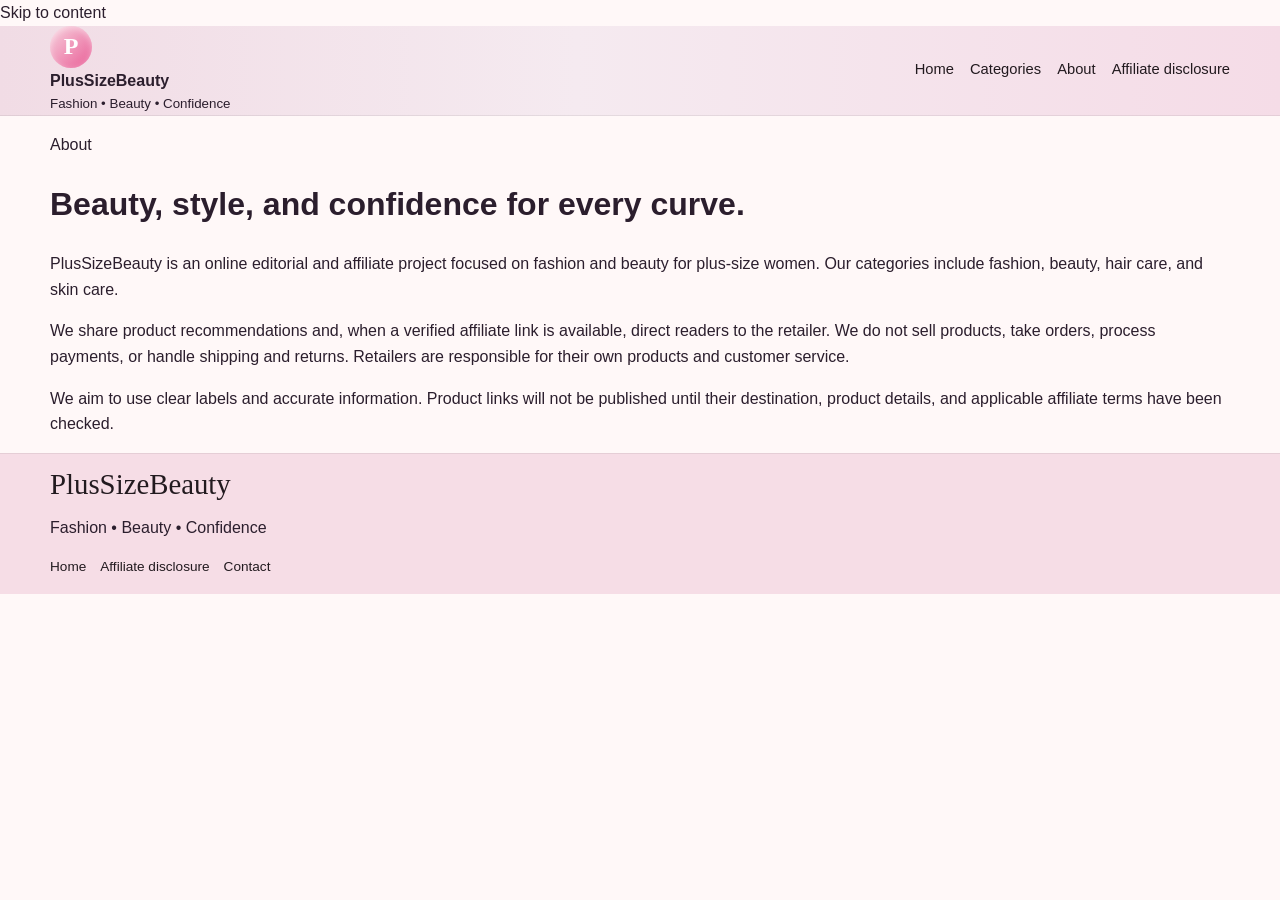
<file: about.html>
<!DOCTYPE html>
<html lang="en">
  <head><meta charset="UTF-8" /><meta name="viewport" content="width=device-width, initial-scale=1.0" /><meta name="description" content="Learn about PlusSizeBeauty's inclusive affiliate recommendations." /><title>About | PlusSizeBeauty</title><link rel="stylesheet" href="styles.css" /></head>
  <body><a class="skip-link" href="#main">Skip to content</a><header class="site-header"><div class="container nav-wrap"><a class="brand" href="index.html"><span class="brand-mark" aria-hidden="true">P</span><span class="brand-copy"><strong>PlusSizeBeauty</strong><small>Fashion • Beauty • Confidence</small></span></a><nav class="main-nav" aria-label="Main navigation"><a href="index.html">Home</a><a href="index.html#departments">Categories</a><a href="about.html" aria-current="page">About</a><a href="disclosure.html">Affiliate disclosure</a></nav></div></header>
  <main id="main" class="content-page container"><p class="eyebrow">About</p><h1>Beauty, style, and confidence for every curve.</h1><p>PlusSizeBeauty is an online editorial and affiliate project focused on fashion and beauty for plus-size women. Our categories include fashion, beauty, hair care, and skin care.</p><p>We share product recommendations and, when a verified affiliate link is available, direct readers to the retailer. We do not sell products, take orders, process payments, or handle shipping and returns. Retailers are responsible for their own products and customer service.</p><p>We aim to use clear labels and accurate information. Product links will not be published until their destination, product details, and applicable affiliate terms have been checked.</p></main>
  <footer class="site-footer"><div class="container footer-layout"><div><a class="footer-brand" href="index.html">PlusSizeBeauty</a><p>Fashion • Beauty • Confidence</p></div><nav class="footer-nav" aria-label="Footer navigation"><a href="index.html">Home</a><a href="disclosure.html">Affiliate disclosure</a><a href="mailto:contact@example.com">Contact</a></nav></div></footer></body>
</html>
</file>
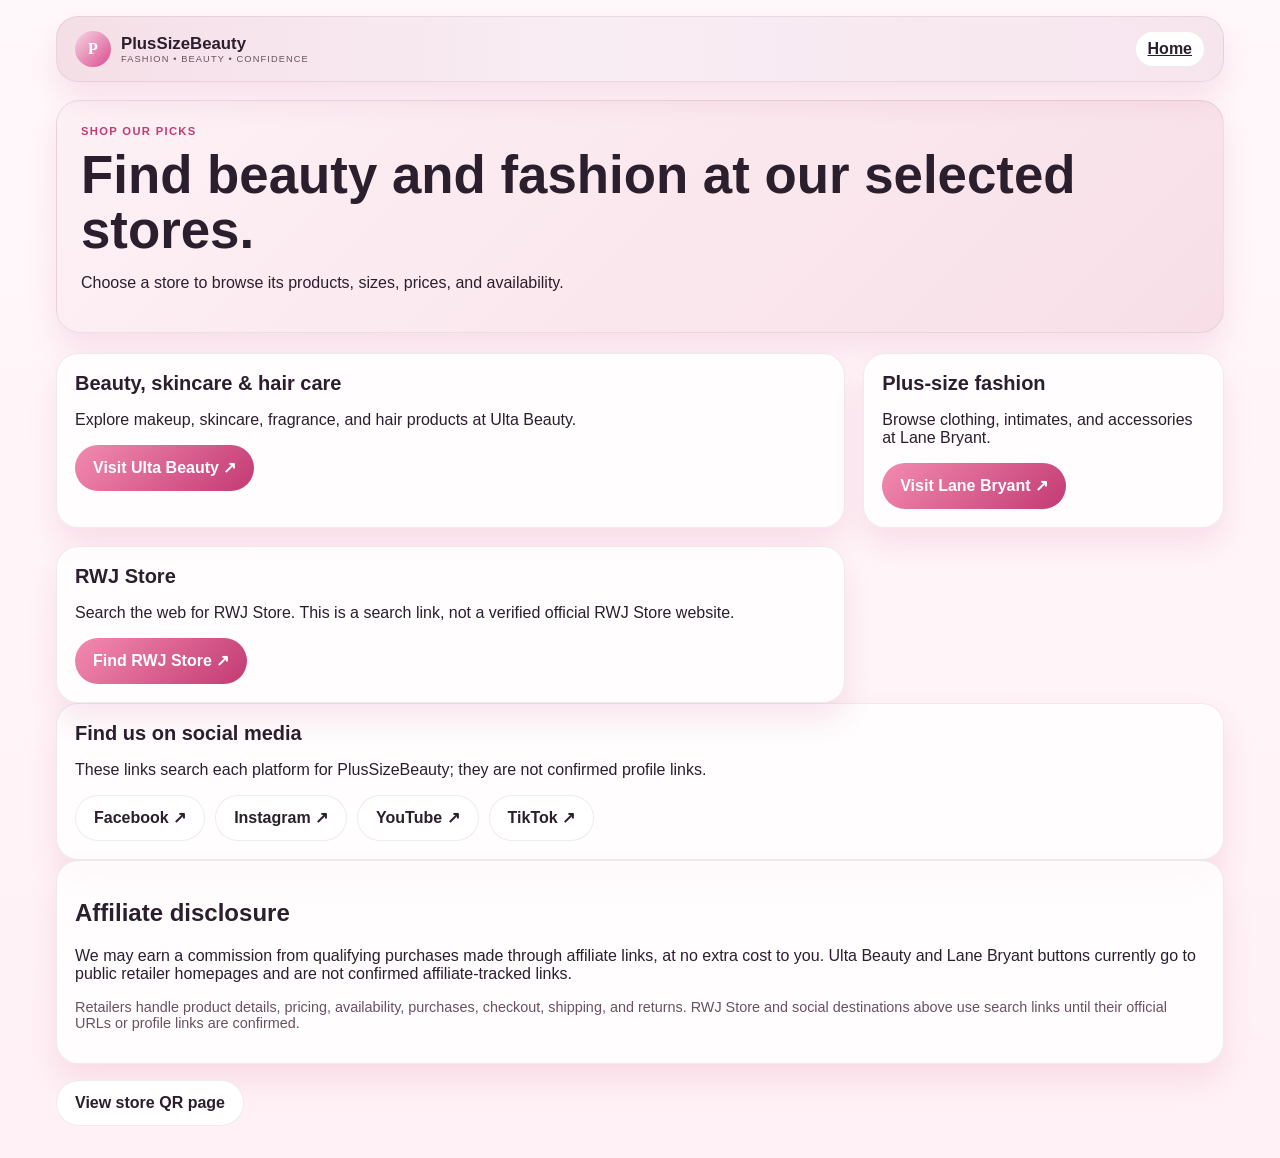
<file: app.html>
<!DOCTYPE html>
<html lang="en">
  <head>
    <meta charset="UTF-8" />
    <meta name="viewport" content="width=device-width, initial-scale=1.0" />
    <meta name="theme-color" content="#f05f99" />
    <meta name="description" content="Browse beauty and plus-size fashion retailers and social channels selected by PlusSizeBeauty." />
    <title>PlusSizeBeauty | Shop &amp; Connect</title>
    <link rel="manifest" href="manifest.webmanifest" />
    <link rel="stylesheet" href="app.css" />
    <style>
      .link-group { display: flex; flex-wrap: wrap; gap: 10px; margin-top: 16px; }
      .disclosure-note { color: var(--muted); font-size: 0.9rem; }
    </style>
  </head>
  <body>
    <div class="app-shell">
      <header class="topbar">
        <div class="brand-wrap">
          <div class="brand-mark">P</div>
          <div>
            <div class="brand-name">PlusSizeBeauty</div>
            <div class="brand-tag">Fashion • Beauty • Confidence</div>
          </div>
        </div>
        <a class="bag-button" href="index.html">Home</a>
      </header>

      <main class="app-main">
        <section class="hero-card">
          <p class="eyebrow">Shop our picks</p>
          <h1>Find beauty and fashion at our selected stores.</h1>
          <p>Choose a store to browse its products, sizes, prices, and availability.</p>
        </section>

        <section class="content-grid" aria-label="Retail stores">
          <article class="catalog-panel">
            <div class="panel-header"><h2>Beauty, skincare &amp; hair care</h2></div>
            <p>Explore makeup, skincare, fragrance, and hair products at Ulta Beauty.</p>
            <a class="primary-link" href="https://www.ulta.com/" target="_blank" rel="sponsored nofollow noopener">Visit Ulta Beauty ↗</a>
          </article>

          <article class="catalog-panel">
            <div class="panel-header"><h2>Plus-size fashion</h2></div>
            <p>Browse clothing, intimates, and accessories at Lane Bryant.</p>
            <a class="primary-link" href="https://www.lanebryant.com/" target="_blank" rel="sponsored nofollow noopener">Visit Lane Bryant ↗</a>
          </article>

          <article class="catalog-panel">
            <div class="panel-header"><h2>RWJ Store</h2></div>
            <p>Search the web for RWJ Store. This is a search link, not a verified official RWJ Store website.</p>
            <a class="primary-link" href="https://www.google.com/search?q=RWJ+Store" target="_blank" rel="noopener">Find RWJ Store ↗</a>
          </article>
        </section>

        <section class="catalog-panel" aria-labelledby="social-title">
          <div class="panel-header"><h2 id="social-title">Find us on social media</h2></div>
          <p>These links search each platform for PlusSizeBeauty; they are not confirmed profile links.</p>
          <nav class="link-group" aria-label="Search social media for PlusSizeBeauty">
            <a class="secondary-link" href="https://www.facebook.com/search/top?q=PlusSizeBeauty" target="_blank" rel="noopener">Facebook ↗</a>
            <a class="secondary-link" href="https://www.instagram.com/explore/search/keyword/?q=PlusSizeBeauty" target="_blank" rel="noopener">Instagram ↗</a>
            <a class="secondary-link" href="https://www.youtube.com/results?search_query=PlusSizeBeauty" target="_blank" rel="noopener">YouTube ↗</a>
            <a class="secondary-link" href="https://www.tiktok.com/search?q=PlusSizeBeauty" target="_blank" rel="noopener">TikTok ↗</a>
          </nav>
        </section>

        <aside class="catalog-panel" aria-label="Affiliate disclosure">
          <h2>Affiliate disclosure</h2>
          <p>We may earn a commission from qualifying purchases made through affiliate links, at no extra cost to you. Ulta Beauty and Lane Bryant buttons currently go to public retailer homepages and are not confirmed affiliate-tracked links.</p>
          <p class="disclosure-note">Retailers handle product details, pricing, availability, purchases, checkout, shipping, and returns. RWJ Store and social destinations above use search links until their official URLs or profile links are confirmed.</p>
        </aside>

        <p><a class="secondary-link" href="qr.html">View store QR page</a></p>
      </main>
    </div>
    <script src="app.js"></script>
  </body>
</html>
</file>
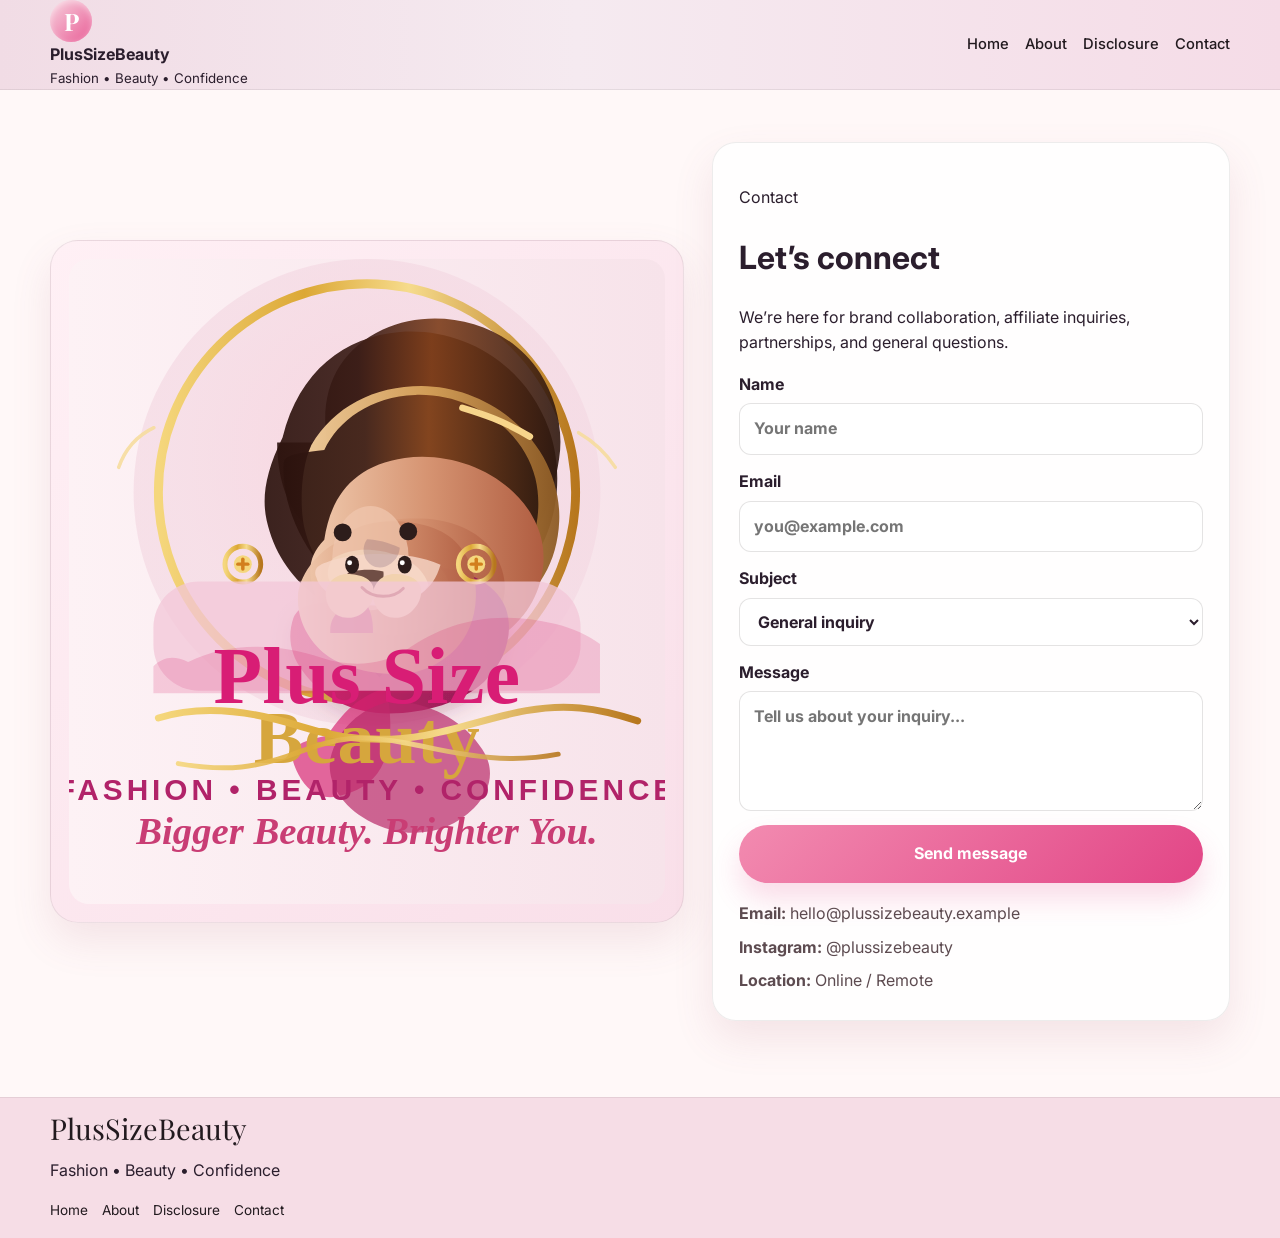
<file: contact.html>
<!DOCTYPE html>
<html lang="en">
  <head>
    <meta charset="UTF-8" />
    <meta name="viewport" content="width=device-width, initial-scale=1.0" />
    <meta name="description" content="Contact PlusSizeBeauty for affiliate partnerships, media inquiries, and customer support." />
    <title>Contact | PlusSizeBeauty</title>
    <link rel="preconnect" href="https://fonts.googleapis.com" />
    <link rel="preconnect" href="https://fonts.gstatic.com" crossorigin />
    <link href="https://fonts.googleapis.com/css2?family=Playfair+Display:wght@600;700;800&family=Inter:wght@400;500;600;700&display=swap" rel="stylesheet" />
    <link rel="stylesheet" href="styles.css" />
    <style>
      .contact-page { padding: 52px 0 76px; }
      .contact-layout { display: grid; grid-template-columns: 1.1fr 0.9fr; align-items: center; gap: 28px; }
      .contact-visual { background: linear-gradient(135deg, #fff0f5, #f9dfe9); border-radius: 28px; overflow: hidden; padding: 18px; box-shadow: 0 18px 40px rgba(168,83,108,.12); border: 1px solid rgba(34,25,31,.08); }
      .contact-visual img { width: 100%; display: block; border-radius: 20px; }
      .contact-card { background: rgba(255,255,255,.8); border: 1px solid rgba(34,25,31,.08); border-radius: 24px; padding: 26px; box-shadow: 0 18px 40px rgba(168,83,108,.12); }
      .contact-form { display: grid; gap: 14px; }
      .contact-form label { display: grid; gap: 6px; font-weight: 700; color: var(--ink); }
      .contact-form input, .contact-form textarea, .contact-form select {
        width: 100%; border: 1px solid rgba(34,25,31,.12); border-radius: 12px; padding: 12px 14px; font: inherit; background: white; color: var(--ink);
      }
      .contact-form textarea { min-height: 120px; resize: vertical; }
      .button-primary { border: none; cursor: pointer; }
      .contact-meta { display: grid; gap: 8px; margin-top: 18px; color: var(--muted); }
      @media (max-width: 880px) { .contact-layout { grid-template-columns: 1fr; } }
    </style>
  </head>
  <body>
    <header class="site-header">
      <div class="container nav-wrap">
        <a class="brand" href="index.html" aria-label="PlusSizeBeauty home">
          <span class="brand-mark" aria-hidden="true">P</span>
          <span class="brand-copy"><strong>PlusSizeBeauty</strong><small>Fashion • Beauty • Confidence</small></span>
        </a>
        <nav class="main-nav" aria-label="Main navigation">
          <a href="index.html">Home</a>
          <a href="about.html">About</a>
          <a href="disclosure.html">Disclosure</a>
          <a href="contact.html" aria-current="page">Contact</a>
        </nav>
      </div>
    </header>

    <main class="container contact-page">
      <div class="contact-layout">
        <div class="contact-visual">
          <img src="assets/contact-hero.svg" alt="PlusSizeBeauty brand artwork" />
        </div>

        <div class="contact-card">
          <p class="eyebrow">Contact</p>
          <h1>Let’s connect</h1>
          <p class="lead">We’re here for brand collaboration, affiliate inquiries, partnerships, and general questions.</p>

          <form class="contact-form" action="mailto:hello@plussizebeauty.example" method="post" enctype="text/plain">
            <label>
              Name
              <input type="text" name="name" placeholder="Your name" />
            </label>
            <label>
              Email
              <input type="email" name="email" placeholder="you@example.com" />
            </label>
            <label>
              Subject
              <select name="subject">
                <option>General inquiry</option>
                <option>Affiliate partnership</option>
                <option>Press / media</option>
                <option>Content collaboration</option>
              </select>
            </label>
            <label>
              Message
              <textarea name="message" placeholder="Tell us about your inquiry..."></textarea>
            </label>
            <button class="button button-primary" type="submit">Send message</button>
          </form>

          <div class="contact-meta">
            <div><strong>Email:</strong> hello@plussizebeauty.example</div>
            <div><strong>Instagram:</strong> @plussizebeauty</div>
            <div><strong>Location:</strong> Online / Remote</div>
          </div>
        </div>
      </div>
    </main>

    <footer class="site-footer">
      <div class="container footer-layout">
        <div>
          <a class="footer-brand" href="index.html">PlusSizeBeauty</a>
          <p>Fashion • Beauty • Confidence</p>
        </div>
        <nav class="footer-nav" aria-label="Footer navigation">
          <a href="index.html">Home</a>
          <a href="about.html">About</a>
          <a href="disclosure.html">Disclosure</a>
          <a href="contact.html">Contact</a>
        </nav>
      </div>
    </footer>
  </body>
</html>
</file>
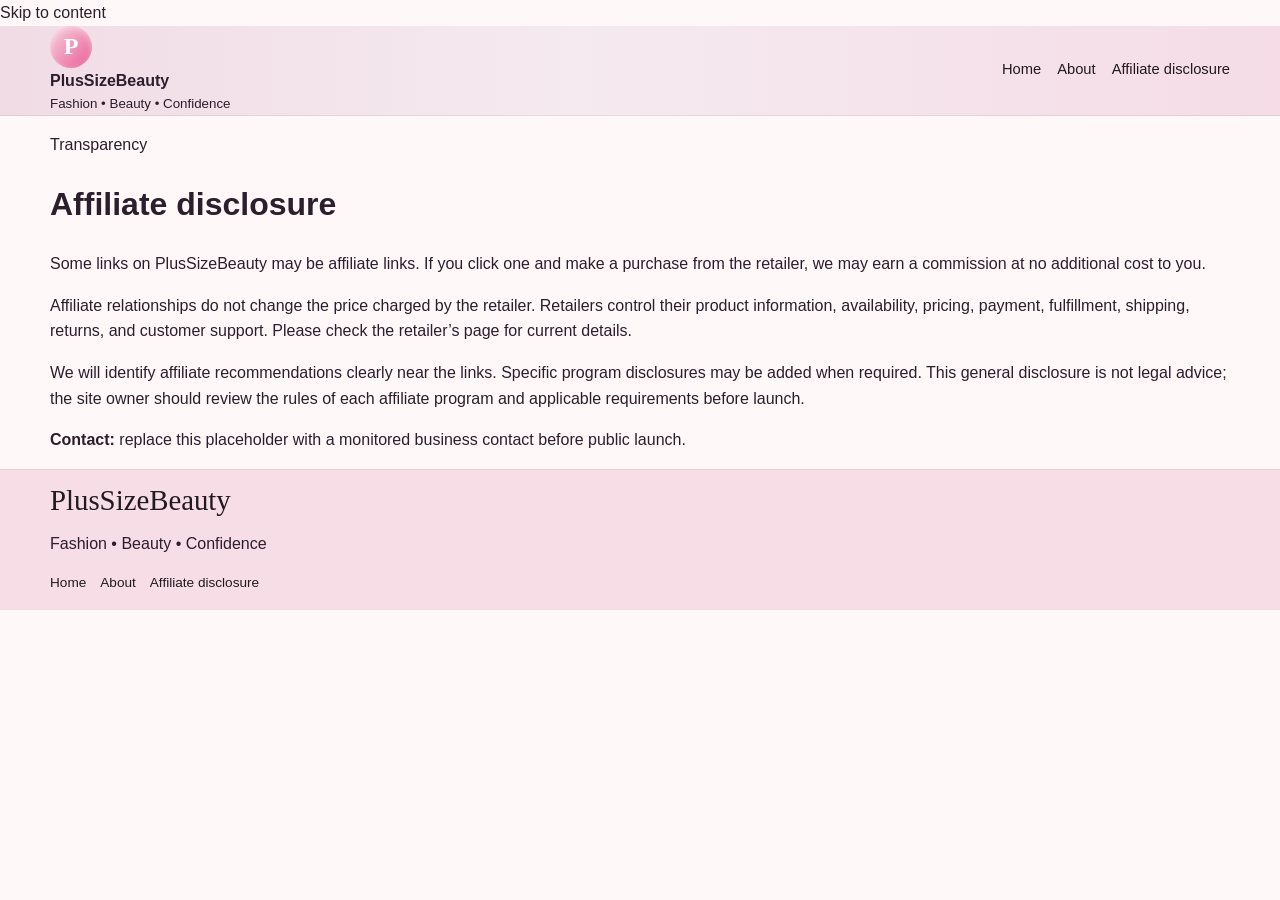
<file: disclosure.html>
<!DOCTYPE html>
<html lang="en">
  <head><meta charset="UTF-8" /><meta name="viewport" content="width=device-width, initial-scale=1.0" /><meta name="description" content="Affiliate disclosure for PlusSizeBeauty." /><title>Affiliate Disclosure | PlusSizeBeauty</title><link rel="stylesheet" href="styles.css" /></head>
  <body><a class="skip-link" href="#main">Skip to content</a><header class="site-header"><div class="container nav-wrap"><a class="brand" href="index.html"><span class="brand-mark" aria-hidden="true">P</span><span class="brand-copy"><strong>PlusSizeBeauty</strong><small>Fashion • Beauty • Confidence</small></span></a><nav class="main-nav" aria-label="Main navigation"><a href="index.html">Home</a><a href="about.html">About</a><a href="disclosure.html" aria-current="page">Affiliate disclosure</a></nav></div></header>
  <main id="main" class="content-page container"><p class="eyebrow">Transparency</p><h1>Affiliate disclosure</h1><p>Some links on PlusSizeBeauty may be affiliate links. If you click one and make a purchase from the retailer, we may earn a commission at no additional cost to you.</p><p>Affiliate relationships do not change the price charged by the retailer. Retailers control their product information, availability, pricing, payment, fulfillment, shipping, returns, and customer support. Please check the retailer’s page for current details.</p><p>We will identify affiliate recommendations clearly near the links. Specific program disclosures may be added when required. This general disclosure is not legal advice; the site owner should review the rules of each affiliate program and applicable requirements before launch.</p><p><strong>Contact:</strong> replace this placeholder with a monitored business contact before public launch.</p></main>
  <footer class="site-footer"><div class="container footer-layout"><div><a class="footer-brand" href="index.html">PlusSizeBeauty</a><p>Fashion • Beauty • Confidence</p></div><nav class="footer-nav" aria-label="Footer navigation"><a href="index.html">Home</a><a href="about.html">About</a><a href="disclosure.html">Affiliate disclosure</a></nav></div></footer></body>
</html>
</file>
<file: styles.css>
* {
  box-sizing: border-box;
}

:root {
  --bg: #fff8f8;
  --soft: #fef1f5;
  --panel: #ffffff;
  --pink-1: #f7d7e4;
  --pink-2: #eb9eb0;
  --pink-3: #dd6f97;
  --rose-deep: #c33a73;
  --brand-pink: #f05f99;
  --gold: #d4af63;
  --text: #2b1e2d;
  --muted: #5d4b50;
  --dark: #221a1f;
  --shadow: 0 18px 40px rgba(168, 83, 108, 0.13);
  --radius: 26px;
}

html { scroll-behavior: smooth; }
body { margin: 0; background: var(--bg); color: var(--text); font-family: "Inter", sans-serif; line-height: 1.6; }
a { color: inherit; text-decoration: none; }
img { display: block; max-width: 100%; }
button { font: inherit; }
.container { width: min(1180px, calc(100% - 28px)); margin: 0 auto; }

.site-header { position: sticky; top: 0; z-index: 20; background: linear-gradient(90deg, #f1dce5 0%, #f5eaf0 45%, #f5dce7 100%); border-bottom: 1px solid rgba(34, 25, 31, 0.08); backdrop-filter: blur(12px); }
.nav-wrap { display: flex; align-items: center; justify-content: space-between; min-height: 78px; gap: 18px; }
.brand-block { display: flex; align-items: center; gap: 12px; }
.brand-mark { width: 42px; height: 42px; display: grid; place-items: center; border-radius: 50%; background: linear-gradient(135deg, #f7d2de, #e95d96); color: white; font-weight: 700; font-family: "Playfair Display", serif; font-size: 1.5rem; box-shadow: inset 0 2px 6px rgba(255,255,255,0.45); }
.brand-mark.small { width: 30px; height: 30px; font-size: 1.15rem; }
.brand-copy { display: flex; flex-direction: column; }
.brand-name { font-family: "Playfair Display", serif; font-size: clamp(2rem, 2vw, 2.4rem); color: var(--dark); line-height: 1; }
.brand-tag { font-size: 0.64rem; color: var(--muted); letter-spacing: 0.12em; text-transform: uppercase; }
.main-nav { display: flex; align-items: center; justify-content: center; flex-wrap: wrap; gap: 16px; color: var(--dark); font-size: 0.92rem; font-weight: 500; }
.main-nav a { position: relative; transition: color 0.2s ease; }
.main-nav a::after { content: ""; position: absolute; left: 0; bottom: -6px; width: 100%; height: 2px; background: var(--brand-pink); transform: scaleX(0); transform-origin: left; transition: transform 0.2s ease; }
.main-nav a:hover::after, .main-nav a.active::after { transform: scaleX(1); }
.main-nav a:hover, .main-nav a.active { color: var(--brand-pink); }
.header-tools { display: flex; align-items: center; gap: 12px; }
.lang-switcher { display: inline-flex; align-items: center; background: rgba(255,255,255,0.35); border-radius: 999px; border: 1px solid rgba(34,25,31,0.08); padding: 2px; }
.lang-btn { border: none; background: transparent; border-radius: 999px; padding: 0.32rem 0.6rem; font-size: 0.72rem; font-weight: 700; color: var(--dark); cursor: pointer; transition: all 0.2s ease; }
.lang-btn.active { background: var(--brand-pink); color: white; }
.lang-btn:hover { background: rgba(240, 95, 153, 0.12); }
.header-icons { display: flex; align-items: center; gap: 12px; font-size: 1.15rem; color: var(--dark); }

.fashion-hero, .subpage-hero { background: linear-gradient(90deg, #f4dfe7 0%, #f7eaf1 45%, #f2d4df 100%); overflow: hidden; }
.hero-grid { display: grid; grid-template-columns: 1.1fr 0.9fr; align-items: center; gap: 0; }
.hero-portrait-wrap { min-height: 520px; }
.hero-portrait-wrap img { width: 100%; height: 100%; min-height: 520px; object-fit: cover; object-position: center top; }
.hero-copy { padding: clamp(2.2rem, 3vw, 3rem); }
.hero-copy h1 { margin: 0; font-family: "Playfair Display", serif; font-size: clamp(3rem, 4vw, 5.2rem); line-height: 0.9; color: var(--dark); }
.hero-copy h2 { margin: 0.35rem 0 0.8rem; font-size: clamp(2rem, 3vw, 3.2rem); line-height: 1.02; color: var(--dark); }
.hero-copy p { margin: 0 0 1.5rem; max-width: 520px; color: var(--muted); font-size: 1.06rem; }
.button { display: inline-flex; align-items: center; justify-content: center; border: none; border-radius: 999px; color: white; background: linear-gradient(135deg, #f28bb0, #e24586); padding: 1rem 1.8rem; font-weight: 700; cursor: pointer; box-shadow: 0 16px 28px rgba(226, 69, 134, 0.18); transition: transform 0.2s ease, box-shadow 0.2s ease, filter 0.2s ease; }
.button:hover { transform: translateY(-2px); box-shadow: 0 20px 34px rgba(226, 69, 134, 0.25); filter: saturate(1.08); }
.collection-section, .product-grid-section { padding: 2rem 0 3rem; }
.collection-grid, .product-grid { display: grid; gap: 1.2rem; }
.four-up { grid-template-columns: repeat(4, minmax(0, 1fr)); }
.mini-card, .product-card { background: var(--panel); border: 1px solid rgba(34, 25, 31, 0.06); border-radius: 24px; overflow: hidden; box-shadow: var(--shadow); transition: transform 0.2s ease, box-shadow 0.2s ease; }
.mini-card:hover, .product-card:hover { transform: translateY(-4px); box-shadow: 0 22px 40px rgba(168, 83, 108, 0.18); }
.mini-photo, .product-visual { height: 220px; position: relative; overflow: hidden; }
.mini-photo { background-size: cover; background-position: center; }
.photo-dress { background-image: url("https://images.unsplash.com/photo-1529139574466-a303027c1d8b?auto=format&fit=crop&w=900&q=80"); }
.photo-top { background-image: url("https://images.unsplash.com/photo-1524504388940-b1c1722653e1?auto=format&fit=crop&w=900&q=80"); }
.photo-jeans { background-image: url("https://images.unsplash.com/photo-1541099649105-f69ad21f3246?auto=format&fit=crop&w=900&q=80"); }
.photo-activewear { background-image: url("https://images.unsplash.com/photo-1515886657613-9f3515b0c78f?auto=format&fit=crop&w=900&q=80"); }
.mini-label, .product-label { padding: 1rem 1rem 1.2rem; text-align: center; font-size: 1.05rem; font-weight: 600; color: var(--dark); }
.product-soft { min-height: 280px; }
.product-visual { display: grid; place-items: center; background: linear-gradient(135deg, #fdeaf1, #f5d7e2 50%, #f7e4ee); }
.product-visual span { position: relative; z-index: 1; color: rgba(195, 58, 115, 0.72); font-size: 2.2rem; }
.face-visual::before, .lip-visual::before, .eye-visual::before, .tools-visual::before, .cleanser-visual::before, .moisture-visual::before, .serum-visual::before, .treatment-visual::before, .nourish-visual::before, .shine-visual::before, .perfect-visual::before { content: ""; position: absolute; border-radius: 50%; box-shadow: inset 0 10px 18px rgba(0,0,0,0.06); }
.face-visual::before { width: 110px; height: 110px; background: linear-gradient(135deg, #f6d7b8, #dfb384); bottom: -16px; }
.lip-visual::before, .eye-visual::before, .tools-visual::before, .cleanser-visual::before, .moisture-visual::before, .serum-visual::before, .treatment-visual::before, .nourish-visual::before, .shine-visual::before, .perfect-visual::before { width: 92px; height: 122px; background: linear-gradient(180deg, #f4dce6, #d78ca9); border-radius: 22px 22px 16px 18px; }
.eye-visual::before { background: linear-gradient(180deg, #cab2ce, #9d79a8); }
.tools-visual::before { width: 120px; height: 76px; border-radius: 22px; background: linear-gradient(180deg, #f3d8e5, #d8aaaf); }
.cleanser-visual::before, .moisture-visual::before, .serum-visual::before, .treatment-visual::before, .nourish-visual::before, .shine-visual::before, .perfect-visual::before { width: 68px; height: 116px; border-radius: 18px 18px 22px 22px; background: linear-gradient(180deg, #f7d5e3, #e7a8ba); }
.site-footer { background: #f6dde6; border-top: 1px solid rgba(34, 25, 31, 0.08); padding: 1rem 0; }
.footer-wrap { display: flex; align-items: center; justify-content: space-between; gap: 1rem; }
.footer-brand-block { display: flex; align-items: center; gap: 10px; }
.footer-brand { display: block; font-family: "Playfair Display", serif; font-size: 1.8rem; color: var(--dark); line-height: 1; }
.footer-brand-block small { display: block; font-size: 0.58rem; letter-spacing: 0.1em; text-transform: uppercase; color: var(--muted); }
.footer-nav { display: flex; flex-wrap: wrap; align-items: center; gap: 14px; color: var(--dark); font-size: 0.85rem; }

/* Use real product/category photography on the beauty, hair-care, and skin-care pages. */
.product-visual { background-size: cover; background-position: center; }
.product-visual::before { content: none !important; }
.product-visual span { display: none; }
.beauty-page .face-visual { background-image: url("https://images.unsplash.com/photo-1522335789203-aabd1fc54bc9?auto=format&fit=crop&w=900&q=80"); }
.beauty-page .lip-visual { background-image: url("https://images.unsplash.com/photo-1586495777744-4413f21062fa?auto=format&fit=crop&w=900&q=80"); }
.beauty-page .eye-visual { background-image: url("https://images.unsplash.com/photo-1512496015851-a90fb38ba796?auto=format&fit=crop&w=900&q=80"); }
.beauty-page .tools-visual { background-image: url("https://images.unsplash.com/photo-1596462502278-27bfdc403348?auto=format&fit=crop&w=900&q=80"); }
.hair-page .cleansers-visual { background-image: url("https://images.unsplash.com/photo-1608248543803-ba4f8c70ae0b?auto=format&fit=crop&w=900&q=80"); }
.hair-page .nourish-visual { background-image: url("https://images.unsplash.com/photo-1600612253971-422e7f7faeb6?auto=format&fit=crop&w=900&q=80"); }
.hair-page .shine-visual { background-image: url("https://images.unsplash.com/photo-1527799820374-dcf8d9d4a388?auto=format&fit=crop&w=900&q=80"); }
.hair-page .perfect-visual { background-image: url("https://images.unsplash.com/photo-1522337360788-8b13dee7a37e?auto=format&fit=crop&w=900&q=80"); }
.skin-page .cleanser-visual { background-image: url("https://images.unsplash.com/photo-1556229010-6c3f2c9ca5f8?auto=format&fit=crop&w=900&q=80"); }
.skin-page .moisture-visual { background-image: url("https://images.unsplash.com/photo-1608248543803-ba4f8c70ae0b?auto=format&fit=crop&w=900&q=80"); }
.skin-page .serum-visual { background-image: url("https://images.unsplash.com/photo-1600612253971-422e7f7faeb6?auto=format&fit=crop&w=900&q=80"); }
.skin-page .treatment-visual { background-image: url("https://images.unsplash.com/photo-1570172619644-dfd03ed5d881?auto=format&fit=crop&w=900&q=80"); }

@media (max-width: 980px) {
  .nav-wrap, .footer-wrap { flex-direction: column; align-items: flex-start; }
  .main-nav, .footer-nav { justify-content: flex-start; }
  .hero-grid, .four-up { grid-template-columns: 1fr 1fr; }
}
@media (max-width: 640px) {
  .hero-grid, .four-up { grid-template-columns: 1fr; }
  .brand-name { font-size: 1.5rem; }
  .main-nav { gap: 8px 12px; font-size: 0.8rem; }
  .hero-portrait-wrap img { min-height: 420px; }
}
</file>
<file: app.css>
* {
  box-sizing: border-box;
}

:root {
  --bg: #fff7fa;
  --panel: #ffffff;
  --panel-soft: #fff1f5;
  --pink-1: #f8dfe8;
  --pink-2: #f59bbe;
  --pink-3: #e24586;
  --pink-4: #c33a73;
  --gold: #d4af63;
  --text: #2b1e2d;
  --muted: #6a5160;
  --line: rgba(34, 25, 31, 0.08);
  --shadow: 0 16px 30px rgba(195, 58, 115, 0.12);
}

html {
  background: var(--bg);
  color: var(--text);
  font-family: Inter, "Segoe UI", sans-serif;
}

body {
  margin: 0;
  background: linear-gradient(180deg, #fff8fb 0%, #fff1f6 100%);
  color: var(--text);
}

button, input {
  font: inherit;
}

button {
  cursor: pointer;
}

img {
  display: block;
  max-width: 100%;
}

.app-shell {
  max-width: 1200px;
  margin: 0 auto;
  padding: 16px;
}

.topbar {
  display: flex;
  align-items: center;
  justify-content: space-between;
  gap: 12px;
  background: linear-gradient(90deg, #f5dfe7 0%, #f9edf4 45%, #f7e5ee 100%);
  border: 1px solid var(--line);
  border-radius: 22px;
  padding: 14px 18px;
  box-shadow: var(--shadow);
  position: sticky;
  top: 0;
  z-index: 5;
}

.brand-wrap {
  display: flex;
  align-items: center;
  gap: 10px;
}

.brand-mark {
  width: 36px;
  height: 36px;
  border-radius: 50%;
  display: grid;
  place-items: center;
  background: linear-gradient(135deg, #f8d7e7, #d94c8c);
  color: #fff;
  font-weight: 800;
  font-family: Georgia, serif;
}

.brand-name {
  font-weight: 800;
  font-size: 1.05rem;
}

.brand-tag {
  font-size: 0.58rem;
  letter-spacing: 0.12em;
  text-transform: uppercase;
  color: var(--muted);
}

.bag-button {
  display: inline-flex;
  align-items: center;
  gap: 8px;
  background: #fff;
  border: 1px solid var(--line);
  border-radius: 999px;
  padding: 8px 12px;
  font-weight: 700;
  color: var(--text);
}

.app-main {
  padding-top: 18px;
}

.hero-card {
  background: linear-gradient(135deg, #fdf1f6 0%, #f8dfe7 100%);
  border: 1px solid var(--line);
  border-radius: 24px;
  padding: 24px;
  box-shadow: var(--shadow);
}

.eyebrow {
  margin: 0 0 10px;
  color: var(--pink-4);
  text-transform: uppercase;
  letter-spacing: 0.12em;
  font-size: 0.7rem;
  font-weight: 700;
}

.hero-card h1 {
  margin: 0;
  font-size: clamp(2rem, 5vw, 3.3rem);
  line-height: 1.05;
}

.hero-actions {
  margin-top: 20px;
  display: flex;
  flex-wrap: wrap;
  gap: 12px;
}

.primary-link, .secondary-link {
  display: inline-flex;
  align-items: center;
  justify-content: center;
  min-height: 46px;
  padding: 0 18px;
  border-radius: 999px;
  font-weight: 700;
  text-decoration: none;
}

.primary-link {
  background: linear-gradient(135deg, #f28bb0, #c33a73);
  color: white;
}

.secondary-link {
  background: #fff;
  color: var(--text);
  border: 1px solid var(--line);
}

.toolbar {
  margin-top: 18px;
}

.search-field {
  display: flex;
  align-items: center;
  gap: 8px;
  background: #fff;
  border: 1px solid var(--line);
  border-radius: 999px;
  padding: 12px 16px;
  box-shadow: var(--shadow);
}

.search-field input {
  flex: 1;
  border: none;
  background: transparent;
  color: var(--text);
  font-size: 1rem;
  outline: none;
}

.filters {
  display: flex;
  flex-wrap: wrap;
  gap: 10px;
  margin-top: 18px;
}

.filter-chip {
  border: 1px solid var(--line);
  background: #fff;
  color: var(--text);
  border-radius: 999px;
  padding: 9px 16px;
  font-weight: 700;
}

.filter-chip.active {
  background: linear-gradient(135deg, #f9d8e5, #f5bdd3);
  border-color: rgba(195, 58, 115, 0.2);
}

.content-grid {
  display: grid;
  grid-template-columns: minmax(0, 1.75fr) minmax(260px, 0.8fr);
  gap: 18px;
  margin-top: 20px;
}

.catalog-panel, .bag-panel {
  background: rgba(255,255,255,0.8);
  border: 1px solid var(--line);
  border-radius: 22px;
  padding: 18px;
  box-shadow: var(--shadow);
}

.panel-header {
  display: flex;
  justify-content: space-between;
  align-items: center;
  gap: 12px;
  margin-bottom: 16px;
}

.panel-header h2 {
  margin: 0;
  font-size: 1.25rem;
}

.product-grid {
  display: grid;
  grid-template-columns: repeat(auto-fit, minmax(180px, 1fr));
  gap: 16px;
}

.product-card {
  background: #fff;
  border: 1px solid var(--line);
  border-radius: 18px;
  overflow: hidden;
  display: flex;
  flex-direction: column;
  min-height: 260px;
}

.product-visual {
  position: relative;
  min-height: 120px;
  display: grid;
  place-items: center;
  font-size: 2.5rem;
  color: rgba(255,255,255,0.8);
  background: linear-gradient(135deg, var(--pink-2), var(--pink-4));
}

.product-body {
  padding: 14px;
  display: flex;
  flex-direction: column;
  gap: 8px;
  flex: 1;
}

.product-header {
  display: flex;
  justify-content: space-between;
  gap: 10px;
  align-items: start;
}

.product-header h3 {
  margin: 0;
  font-size: 1.04rem;
}

.product-price {
  font-weight: 700;
  color: var(--pink-4);
}

.product-meta {
  color: var(--muted);
  font-size: 0.82rem;
}

.product-actions {
  margin-top: auto;
  display: flex;
  gap: 8px;
}

.favorite-toggle,
.add-button,
.ghost-button {
  border-radius: 999px;
  border: 1px solid var(--line);
  background: #fff;
  color: var(--text);
  font-weight: 700;
  min-height: 36px;
  padding: 0 12px;
}

.favorite-toggle.active {
  background: #ffe8f2;
  color: var(--pink-4);
}

.add-button {
  background: linear-gradient(135deg, #f28bb0, #c33a73);
  border: none;
  color: #fff;
  flex: 1;
}

.bag-items {
  display: flex;
  flex-direction: column;
  gap: 12px;
  min-height: 80px;
}

.bag-item {
  display: flex;
  justify-content: space-between;
  align-items: center;
  gap: 12px;
  background: var(--panel-soft);
  border: 1px solid var(--line);
  border-radius: 12px;
  padding: 10px 12px;
}

.bag-item small {
  display: block;
  color: var(--muted);
}

.bag-total {
  display: flex;
  justify-content: space-between;
  align-items: center;
  padding-top: 16px;
  margin-top: 16px;
  border-top: 1px solid var(--line);
  font-size: 1.05rem;
}

.empty-state {
  color: var(--muted);
  padding: 12px 0;
}

@media (max-width: 900px) {
  .content-grid {
    grid-template-columns: 1fr;
  }
}

@media (max-width: 560px) {
  .app-shell {
    padding: 12px;
  }

  .topbar {
    padding: 12px 14px;
  }

  .brand-tag {
    letter-spacing: 0.08em;
  }

  .hero-card {
    padding: 18px;
  }

  .product-grid {
    grid-template-columns: 1fr;
  }
}
</file>
